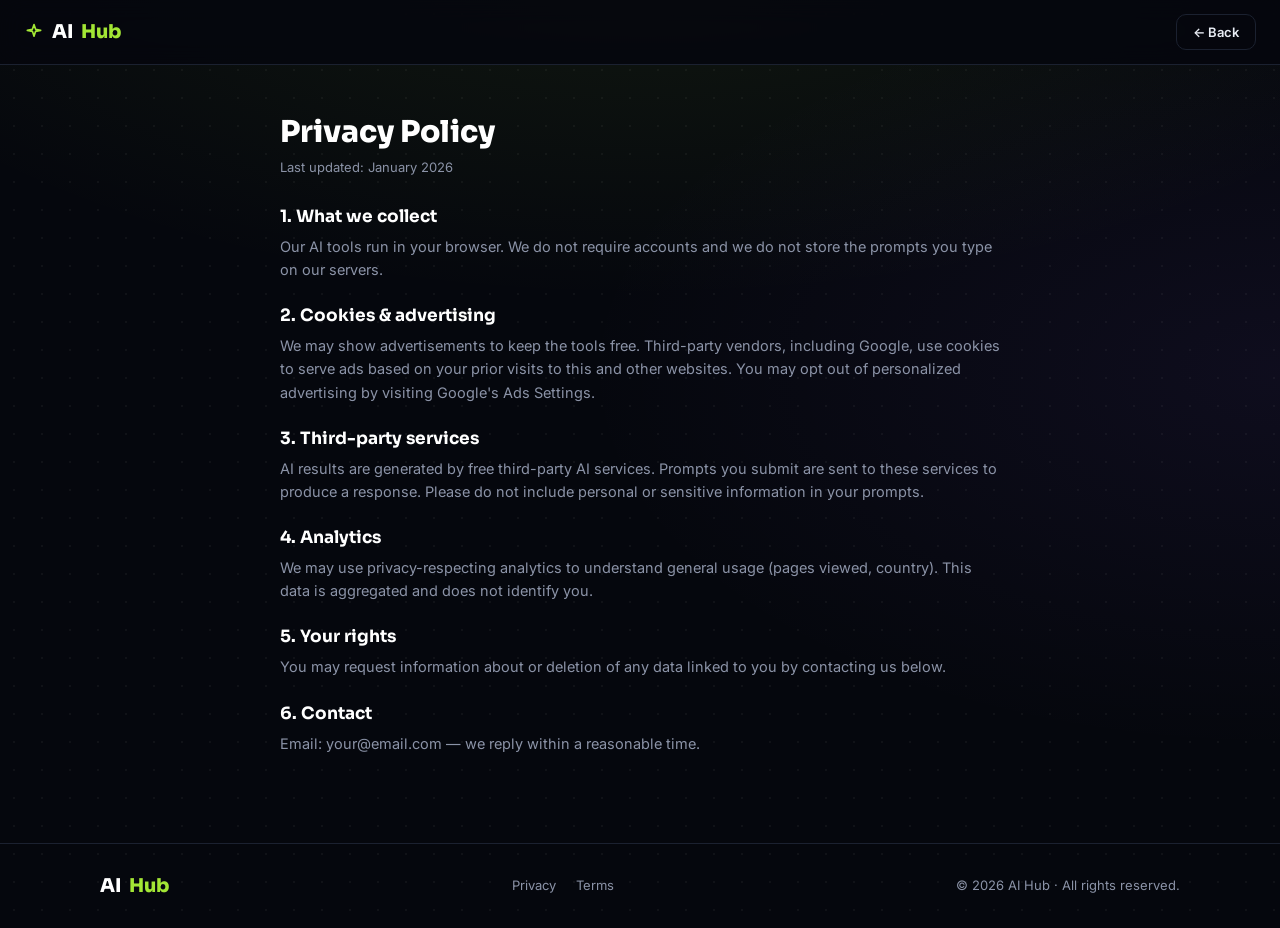
<file: privacy.html>
<!DOCTYPE html>
<html lang="en">
<head>
<meta charset="UTF-8">
<meta name="viewport" content="width=device-width, initial-scale=1.0">
<title>Privacy Policy — AI Hub</title>
<meta name="description" content="Privacy policy for AI Hub — how we handle data, cookies and advertising.">
<link rel="icon" type="image/svg+xml" href="favicon.svg">
<link rel="preconnect" href="https://fonts.googleapis.com">
<link rel="preconnect" href="https://fonts.gstatic.com" crossorigin>
<link href="https://fonts.googleapis.com/css2?family=Sora:wght@600;700;800&family=Inter:wght@400;500;600&display=swap" rel="stylesheet">
<link rel="stylesheet" href="style.css">
<style>
.legal{max-width:760px;margin:auto;padding:48px 20px}
.legal h1{font:800 30px var(--sora);color:#fff;margin-bottom:6px}
.legal .up{color:var(--muted);font-size:13px;margin-bottom:28px}
.legal h2{font:700 17px var(--sora);color:#fff;margin:24px 0 8px}
.legal p{color:var(--muted);font-size:14.5px;margin-bottom:10px}
</style>
</head>
<body>

<nav class="nav">
  <a href="/" class="logo"><svg viewBox="0 0 24 24" fill="none" stroke="currentColor" stroke-width="2" stroke-linecap="round" stroke-linejoin="round"><path d="M12 3l1.9 5.8L20 10l-6.1 1.2L12 17l-1.9-5.8L4 10l6.1-1.2z"/></svg>AI<span>Hub</span></a>
  <a href="/" class="btn btn-ghost btn-sm">← Back</a>
</nav>

<main class="legal">
  <h1>Privacy Policy</h1>
  <p class="up">Last updated: January 2026</p>

  <h2>1. What we collect</h2>
  <p>Our AI tools run in your browser. We do not require accounts and we do not store the prompts you type on our servers.</p>

  <h2>2. Cookies & advertising</h2>
  <p>We may show advertisements to keep the tools free. Third-party vendors, including Google, use cookies to serve ads based on your prior visits to this and other websites. You may opt out of personalized advertising by visiting Google's Ads Settings.</p>

  <h2>3. Third-party services</h2>
  <p>AI results are generated by free third-party AI services. Prompts you submit are sent to these services to produce a response. Please do not include personal or sensitive information in your prompts.</p>

  <h2>4. Analytics</h2>
  <p>We may use privacy-respecting analytics to understand general usage (pages viewed, country). This data is aggregated and does not identify you.</p>

  <h2>5. Your rights</h2>
  <p>You may request information about or deletion of any data linked to you by contacting us below.</p>

  <h2>6. Contact</h2>
  <p>Email: your@email.com — we reply within a reasonable time.</p>
</main>

<footer class="foot">
  <div class="foot-in">
    <a href="/" class="logo">AI<span>Hub</span></a>
    <nav class="foot-links"><a href="privacy.html">Privacy</a><a href="terms.html">Terms</a></nav>
    <p>© 2026 AI Hub · All rights reserved.</p>
  </div>
</footer>

</body>
</html>
</file>
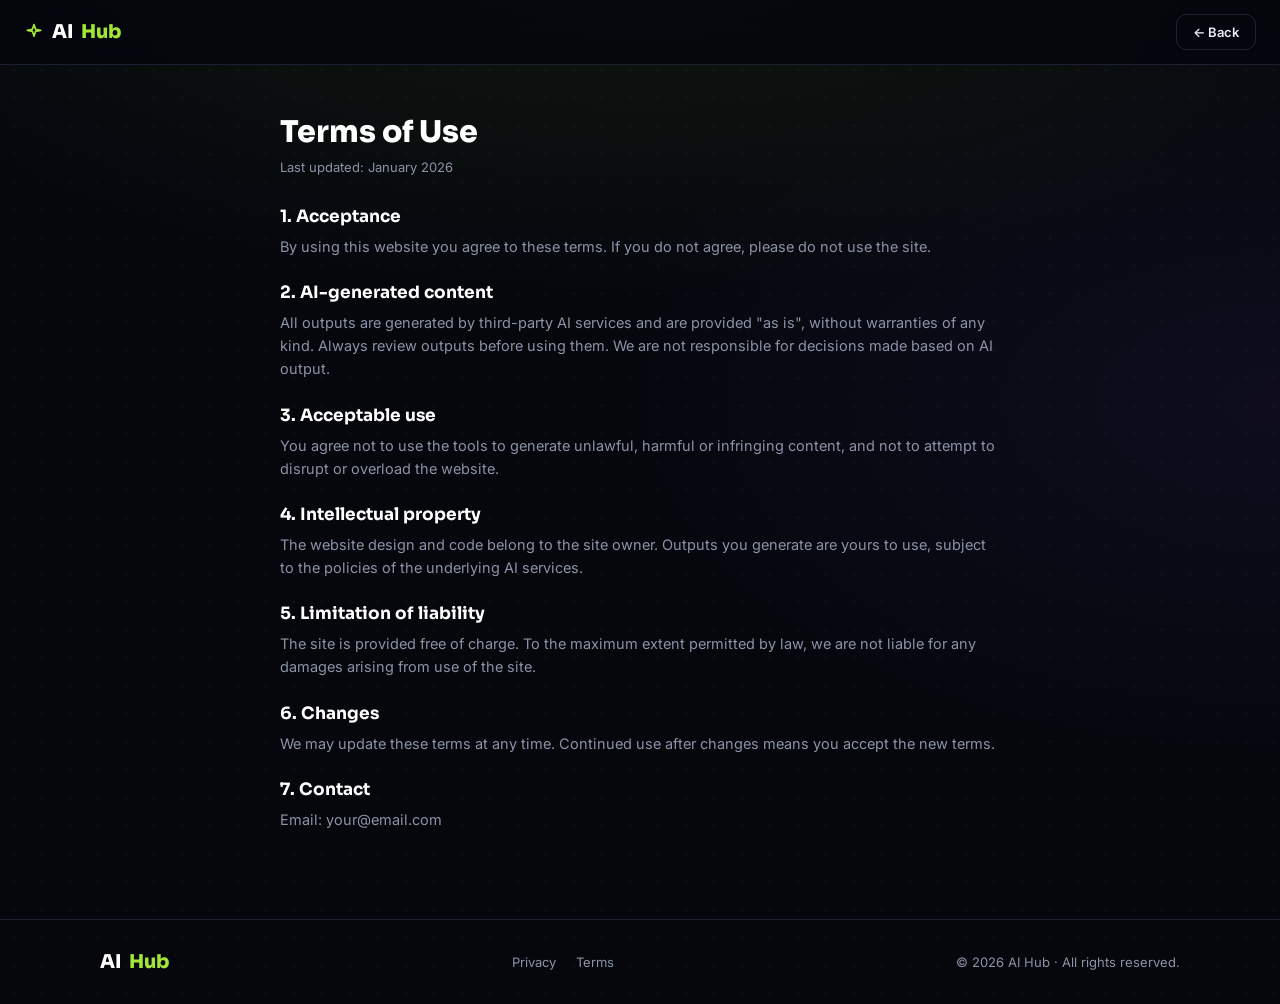
<file: terms.html>
<!DOCTYPE html>
<html lang="en">
<head>
<meta charset="UTF-8">
<meta name="viewport" content="width=device-width, initial-scale=1.0">
<title>Terms of Use — AI Hub</title>
<meta name="description" content="Terms of use for AI Hub — the rules for using our free AI tools.">
<link rel="icon" type="image/svg+xml" href="favicon.svg">
<link rel="preconnect" href="https://fonts.googleapis.com">
<link rel="preconnect" href="https://fonts.gstatic.com" crossorigin>
<link href="https://fonts.googleapis.com/css2?family=Sora:wght@600;700;800&family=Inter:wght@400;500;600&display=swap" rel="stylesheet">
<link rel="stylesheet" href="style.css">
<style>
.legal{max-width:760px;margin:auto;padding:48px 20px}
.legal h1{font:800 30px var(--sora);color:#fff;margin-bottom:6px}
.legal .up{color:var(--muted);font-size:13px;margin-bottom:28px}
.legal h2{font:700 17px var(--sora);color:#fff;margin:24px 0 8px}
.legal p{color:var(--muted);font-size:14.5px;margin-bottom:10px}
</style>
</head>
<body>

<nav class="nav">
  <a href="/" class="logo"><svg viewBox="0 0 24 24" fill="none" stroke="currentColor" stroke-width="2" stroke-linecap="round" stroke-linejoin="round"><path d="M12 3l1.9 5.8L20 10l-6.1 1.2L12 17l-1.9-5.8L4 10l6.1-1.2z"/></svg>AI<span>Hub</span></a>
  <a href="/" class="btn btn-ghost btn-sm">← Back</a>
</nav>

<main class="legal">
  <h1>Terms of Use</h1>
  <p class="up">Last updated: January 2026</p>

  <h2>1. Acceptance</h2>
  <p>By using this website you agree to these terms. If you do not agree, please do not use the site.</p>

  <h2>2. AI-generated content</h2>
  <p>All outputs are generated by third-party AI services and are provided "as is", without warranties of any kind. Always review outputs before using them. We are not responsible for decisions made based on AI output.</p>

  <h2>3. Acceptable use</h2>
  <p>You agree not to use the tools to generate unlawful, harmful or infringing content, and not to attempt to disrupt or overload the website.</p>

  <h2>4. Intellectual property</h2>
  <p>The website design and code belong to the site owner. Outputs you generate are yours to use, subject to the policies of the underlying AI services.</p>

  <h2>5. Limitation of liability</h2>
  <p>The site is provided free of charge. To the maximum extent permitted by law, we are not liable for any damages arising from use of the site.</p>

  <h2>6. Changes</h2>
  <p>We may update these terms at any time. Continued use after changes means you accept the new terms.</p>

  <h2>7. Contact</h2>
  <p>Email: your@email.com</p>
</main>

<footer class="foot">
  <div class="foot-in">
    <a href="/" class="logo">AI<span>Hub</span></a>
    <nav class="foot-links"><a href="privacy.html">Privacy</a><a href="terms.html">Terms</a></nav>
    <p>© 2026 AI Hub · All rights reserved.</p>
  </div>
</footer>

</body>
</html>
</file>
<file: style.css>
/* ============ SYSTEM ============ */
:root{
  --bg:#05070d;
  --panel:#0a0d15;
  --field:#0d1220;
  --line:#1b2130;
  --txt:#e8ecf4;
  --muted:#8b93a7;
  --acc:#a3e635;
  --acc-soft:rgba(163,230,53,.12);
  --sora:'Sora',sans-serif;
  --inter:'Inter',sans-serif;
}
*{margin:0;padding:0;box-sizing:border-box}
html{scroll-behavior:smooth}
body{
  background:var(--bg);
  background-image:
    radial-gradient(900px 420px at 50% -120px,rgba(163,230,53,.09),transparent),
    radial-gradient(700px 380px at 100% 40%,rgba(139,92,246,.07),transparent),
    radial-gradient(rgba(255,255,255,.045) 1px,transparent 1px);
  background-size:auto,auto,28px 28px;
  color:var(--txt);
  font-family:var(--inter);
  line-height:1.6;
  overflow-x:hidden;
}
a{text-decoration:none;color:inherit}
button{font-family:var(--inter)}
::selection{background:var(--acc);color:#000}
::-webkit-scrollbar{width:10px}
::-webkit-scrollbar-track{background:var(--bg)}
::-webkit-scrollbar-thumb{background:var(--line);border-radius:6px}

/* ============ NAV ============ */
.nav{position:sticky;top:0;display:flex;align-items:center;justify-content:space-between;gap:12px;padding:14px 24px;background:rgba(5,7,13,.85);backdrop-filter:blur(12px);border-bottom:1px solid var(--line);z-index:10}
.logo{display:inline-flex;align-items:center;gap:8px;font:800 19px var(--sora);color:#fff;white-space:nowrap}
.logo svg{width:20px;height:20px;color:var(--acc)}
.logo span{color:var(--acc)}
.nav-badge{font:600 11px var(--inter);letter-spacing:2px;text-transform:uppercase;color:var(--acc);border:1px solid rgba(163,230,53,.35);padding:6px 12px;border-radius:999px;white-space:nowrap}

/* ============ BUTTONS ============ */
.btn{display:inline-flex;align-items:center;justify-content:center;gap:8px;font:600 15px var(--inter);padding:13px 26px;border-radius:10px;border:none;cursor:pointer;transition:.25s}
.btn-primary{position:relative;overflow:hidden;background:var(--acc);color:#000}
.btn-primary::after{content:'';position:absolute;top:0;left:-80%;width:50%;height:100%;background:linear-gradient(105deg,transparent,rgba(255,255,255,.5),transparent);transition:.6s}
.btn-primary:hover{transform:translateY(-2px);box-shadow:0 8px 24px rgba(163,230,53,.25)}
.btn-primary:hover::after{left:120%}
.btn-ghost{background:transparent;border:1px solid var(--line);color:var(--txt)}
.btn-ghost:hover{border-color:var(--acc);color:var(--acc)}
.btn-sm{padding:9px 16px;font-size:13px}

/* ============ HERO ============ */
.hero{max-width:1080px;margin:auto;padding:64px 20px 44px;display:grid;grid-template-columns:1.1fr .9fr;gap:44px;align-items:center}
.badge{display:inline-block;font:600 11px var(--inter);letter-spacing:2px;text-transform:uppercase;color:var(--acc);border:1px solid rgba(163,230,53,.35);padding:7px 14px;border-radius:999px;margin-bottom:20px}
.hero h1{font:800 clamp(2.3rem,5.5vw,3.8rem)/1.1 var(--sora);color:#fff;letter-spacing:-.03em;margin-bottom:16px}
.hero h1 em{font-style:normal;color:var(--acc);text-shadow:0 0 30px rgba(163,230,53,.35)}
.sub{color:var(--muted);font-size:16.5px;max-width:520px;margin-bottom:26px}
.hero-cta{display:flex;gap:12px;flex-wrap:wrap;margin-bottom:30px}
.stats{display:grid;grid-template-columns:repeat(3,1fr);gap:10px}
.stat{background:var(--panel);border:1px solid var(--line);border-radius:12px;padding:14px 12px}
.stat h3{font:800 22px var(--sora);color:var(--acc)}
.stat p{font-size:10.5px;letter-spacing:1.5px;text-transform:uppercase;color:var(--muted);margin-top:2px}

/* hero visual */
.hero-visual{display:flex;justify-content:center}
.preview{width:100%;max-width:400px;background:linear-gradient(#0b0f1a,#0b0f1a) padding-box,linear-gradient(135deg,rgba(163,230,53,.6),rgba(139,92,246,.5)) border-box;border:1px solid transparent;border-radius:18px;padding:18px;transform:rotate(1.5deg);transition:.4s;box-shadow:0 30px 70px rgba(0,0,0,.55)}
.preview:hover{transform:rotate(0)}
.pv-dots{display:flex;gap:6px;margin-bottom:14px}
.pv-dots i{width:9px;height:9px;border-radius:50%}
.pv-dots i:nth-child(1){background:#ff5f57}
.pv-dots i:nth-child(2){background:#febc2e}
.pv-dots i:nth-child(3){background:#28c840}
.pv-prompt{display:flex;align-items:center;gap:8px;background:var(--field);border:1px solid var(--line);border-radius:10px;padding:11px 14px;font-size:13px;color:var(--muted);margin-bottom:12px}
.caret{width:2px;height:14px;background:var(--acc);animation:blink 1s steps(2) infinite}
.pv-img{width:100%;height:180px;object-fit:cover;border-radius:12px;border:1px solid var(--line);display:block}
.pv-chips{display:flex;gap:8px;margin-top:12px;flex-wrap:wrap}
.pv-chips span{font:600 11.5px var(--inter);color:var(--muted);background:var(--field);border:1px solid var(--line);padding:6px 12px;border-radius:999px}
.pv-chips span.on{color:#000;background:var(--acc);border-color:var(--acc)}

/* ============ LOGO WALL ============ */
.marquee{padding:18px 0;border-top:1px solid var(--line);border-bottom:1px solid var(--line);overflow:hidden;-webkit-mask-image:linear-gradient(90deg,transparent,#000 12%,#000 88%,transparent);mask-image:linear-gradient(90deg,transparent,#000 12%,#000 88%,transparent)}
.marquee-track{display:flex;align-items:center;width:max-content;animation:scroll 22s linear infinite}
.marquee-track span{margin-right:56px;color:#3f4a5f;white-space:nowrap}
.b1{font:700 17px var(--sora)}
.b2{font:800 15px var(--inter);letter-spacing:4px}
.b3{font:600 18px var(--inter);font-style:italic}
.b4{font:700 16px var(--sora);letter-spacing:1px}
.b5{font:500 17px var(--inter);letter-spacing:2px;text-transform:uppercase}
.b6{font:800 15px var(--inter)}

/* ============ SECTIONS ============ */
.section{max-width:1080px;margin:auto;padding:36px 20px}
.sec-title{position:relative;padding-left:14px;font:800 26px var(--sora);color:#fff;letter-spacing:-.02em;margin-bottom:20px}
.sec-title::before{content:'';position:absolute;left:0;top:6px;bottom:6px;width:4px;border-radius:2px;background:var(--acc)}

/* ============ DASHBOARD ============ */
.dash{display:grid;grid-template-columns:220px 1fr;border-radius:18px;overflow:hidden;background:linear-gradient(var(--panel),var(--panel)) padding-box,linear-gradient(135deg,rgba(163,230,53,.4),rgba(139,92,246,.35)) border-box;border:1px solid transparent;box-shadow:0 20px 50px rgba(0,0,0,.35)}
.side{display:flex;flex-direction:column;gap:6px;padding:12px;background:#080b12;border-right:1px solid var(--line)}
.side-btn{display:flex;align-items:center;gap:10px;padding:12px 14px;border-radius:10px;border:none;background:transparent;color:var(--muted);font:600 14px var(--inter);cursor:pointer;transition:.2s;text-align:left}
.side-btn svg{width:18px;height:18px;flex-shrink:0}
.side-btn:hover{color:#fff;background:#111624}
.side-btn.active{background:var(--acc);color:#000}
.panels{padding:28px;min-height:420px}
.panel{display:none}
.panel.active{display:block;animation:fade .35s ease}
.panel h2{font:700 20px var(--sora);color:#fff;margin-bottom:16px}
.panel label{display:block;font:600 11px var(--inter);letter-spacing:1.5px;text-transform:uppercase;color:var(--muted);margin:14px 0 6px}
.panel input,.panel select{width:100%;background:var(--field);border:1px solid var(--line);border-radius:10px;padding:13px 14px;color:var(--txt);font:400 15px var(--inter);transition:.2s}
.panel input:focus,.panel select:focus{outline:none;border-color:var(--acc);box-shadow:0 0 0 3px var(--acc-soft)}
.panel select option{background:var(--field)}
.row{display:grid;grid-template-columns:1fr 1fr;gap:12px}
.panel .btn-primary{margin-top:16px}
.status{min-height:20px;font-size:13px;color:var(--acc);margin-top:12px}

.img-out{margin-top:16px;display:grid;justify-items:center;gap:12px}
.img-out img{width:100%;max-width:520px;border-radius:14px;border:1px solid var(--line);display:block}

.chat-out{height:280px;overflow-y:auto;background:var(--field);border:1px solid var(--line);border-radius:12px;padding:14px;display:flex;flex-direction:column;gap:10px}
.msg{max-width:82%;padding:10px 14px;border-radius:12px;font-size:14px;line-height:1.5}
.msg.ai{background:#131a2b;color:var(--txt);align-self:flex-start;border-bottom-left-radius:4px}
.msg.user{background:var(--acc-soft);color:#d9f99d;align-self:flex-end;border-bottom-right-radius:4px}
.chat-in{display:flex;gap:10px;margin-top:12px}
.chat-in input{flex:1;margin:0}

.tag-out{display:flex;flex-wrap:wrap;gap:8px;margin-top:16px}
.tag-out span{background:#111624;border:1px solid var(--line);color:#d9f99d;padding:7px 12px;border-radius:999px;font:600 12.5px var(--inter)}
#tagCopy{margin-top:14px}

/* ============ SHOWCASE ============ */
.showcase{display:grid;grid-template-columns:repeat(4,1fr);gap:12px}
.showcase img{width:100%;aspect-ratio:4/3;object-fit:cover;border-radius:14px;border:1px solid var(--line);transition:.3s}
.showcase img:hover{transform:translateY(-4px);border-color:rgba(163,230,53,.5)}

/* ============ AD SLOT ============ */
.ad-slot{max-width:1080px;margin:26px auto;border:1px dashed #232a3b;border-radius:12px;padding:28px;text-align:center;color:#566073;font:600 11px var(--inter);letter-spacing:2px;text-transform:uppercase}

/* ============ CARDS ============ */
.grid-3{display:grid;grid-template-columns:repeat(3,1fr);gap:14px}
.card{position:relative;background:var(--panel);border:1px solid var(--line);border-radius:14px;padding:24px 22px;transition:.25s;overflow:hidden}
.card::before{content:'';position:absolute;top:0;left:0;right:0;height:2px;background:linear-gradient(90deg,var(--acc),transparent);opacity:0;transition:.25s}
.card:hover{border-color:rgba(163,230,53,.45);transform:translateY(-3px)}
.card:hover::before{opacity:1}
.card.wide{grid-column:span 2;background:linear-gradient(135deg,rgba(163,230,53,.08),var(--panel) 55%)}
.num{display:block;font:800 13px var(--sora);color:var(--acc);letter-spacing:1px;margin-bottom:10px}
.card h3{font:700 17px var(--sora);color:#fff;margin-bottom:8px}
.card p{color:var(--muted);font-size:14px}

/* ============ TESTIMONIALS ============ */
.t-grid{display:grid;grid-template-columns:repeat(3,1fr);gap:14px}
.t-card{background:var(--panel);border:1px solid var(--line);border-left:2px solid var(--acc);border-radius:12px;padding:18px 20px}
.t-head{display:flex;align-items:center;gap:10px;margin-bottom:12px}
.t-head img{width:36px;height:36px;border-radius:50%;border:1px solid var(--line)}
.t-head span{font:600 13px var(--inter);color:var(--muted)}
.t-card p{color:#dbe2ee;font-size:14.5px}

/* ============ FAQ ============ */
.faq details{background:var(--panel);border:1px solid var(--line);border-radius:12px;padding:16px 18px;margin-bottom:10px}
.faq summary{cursor:pointer;font:600 15px var(--inter);color:#fff;list-style:none;display:flex;justify-content:space-between;align-items:center;gap:10px}
.faq summary::after{content:'+';color:var(--acc);font-size:18px}
.faq details[open] summary::after{content:'–'}
.faq details p{color:var(--muted);font-size:14px;margin-top:10px}

/* ============ FOOTER ============ */
.foot{border-top:1px solid var(--line);padding:30px 20px;margin-top:30px}
.foot-in{max-width:1080px;margin:auto;display:flex;align-items:center;justify-content:space-between;gap:16px;flex-wrap:wrap}
.foot-links{display:flex;gap:20px}
.foot-links a{font-size:13px;color:var(--muted);transition:.2s}
.foot-links a:hover{color:var(--acc)}
.foot p{font-size:13px;color:var(--muted)}

/* ============ MOTION ============ */
.reveal{opacity:0;transform:translateY(16px);transition:opacity .6s ease,transform .6s ease}
.reveal.visible{opacity:1;transform:translateY(0)}
@keyframes fade{from{opacity:0;transform:translateY(6px)}to{opacity:1;transform:translateY(0)}}
@keyframes blink{50%{opacity:0}}
@keyframes scroll{to{transform:translateX(-50%)}}

/* ============ RESPONSIVE ============ */
@media(max-width:900px){
  .hero{grid-template-columns:1fr;padding-top:48px;gap:34px}
  .dash{grid-template-columns:1fr}
  .side{flex-direction:row;overflow-x:auto;border-right:none;border-bottom:1px solid var(--line)}
  .side-btn{white-space:nowrap}
  .showcase{grid-template-columns:repeat(2,1fr)}
  .grid-3,.t-grid{grid-template-columns:repeat(2,1fr)}
  .card.wide{grid-column:span 2}
}
@media(max-width:600px){
  .nav-badge{display:none}
  .grid-3,.t-grid{grid-template-columns:1fr}
  .card.wide{grid-column:span 1}
  .row{grid-template-columns:1fr}
  .panels{padding:20px;min-height:380px}
}
</file>
